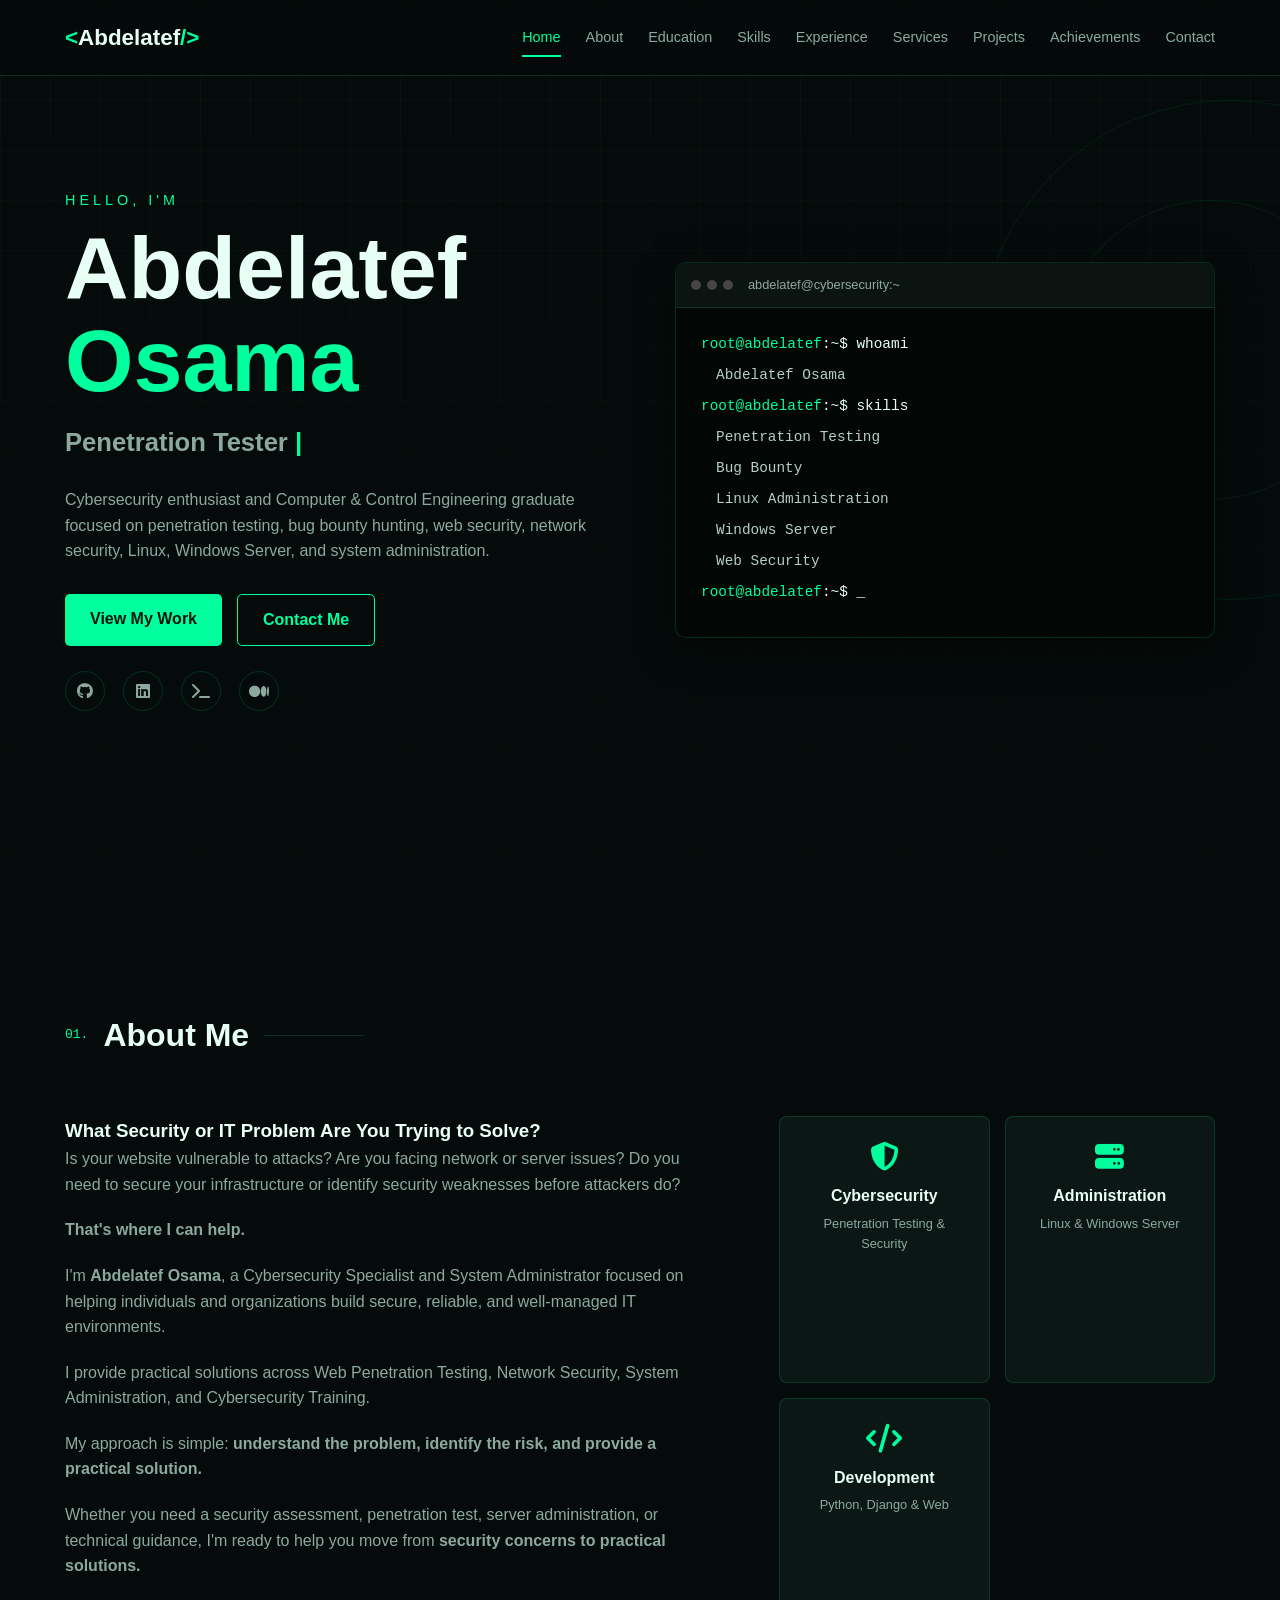
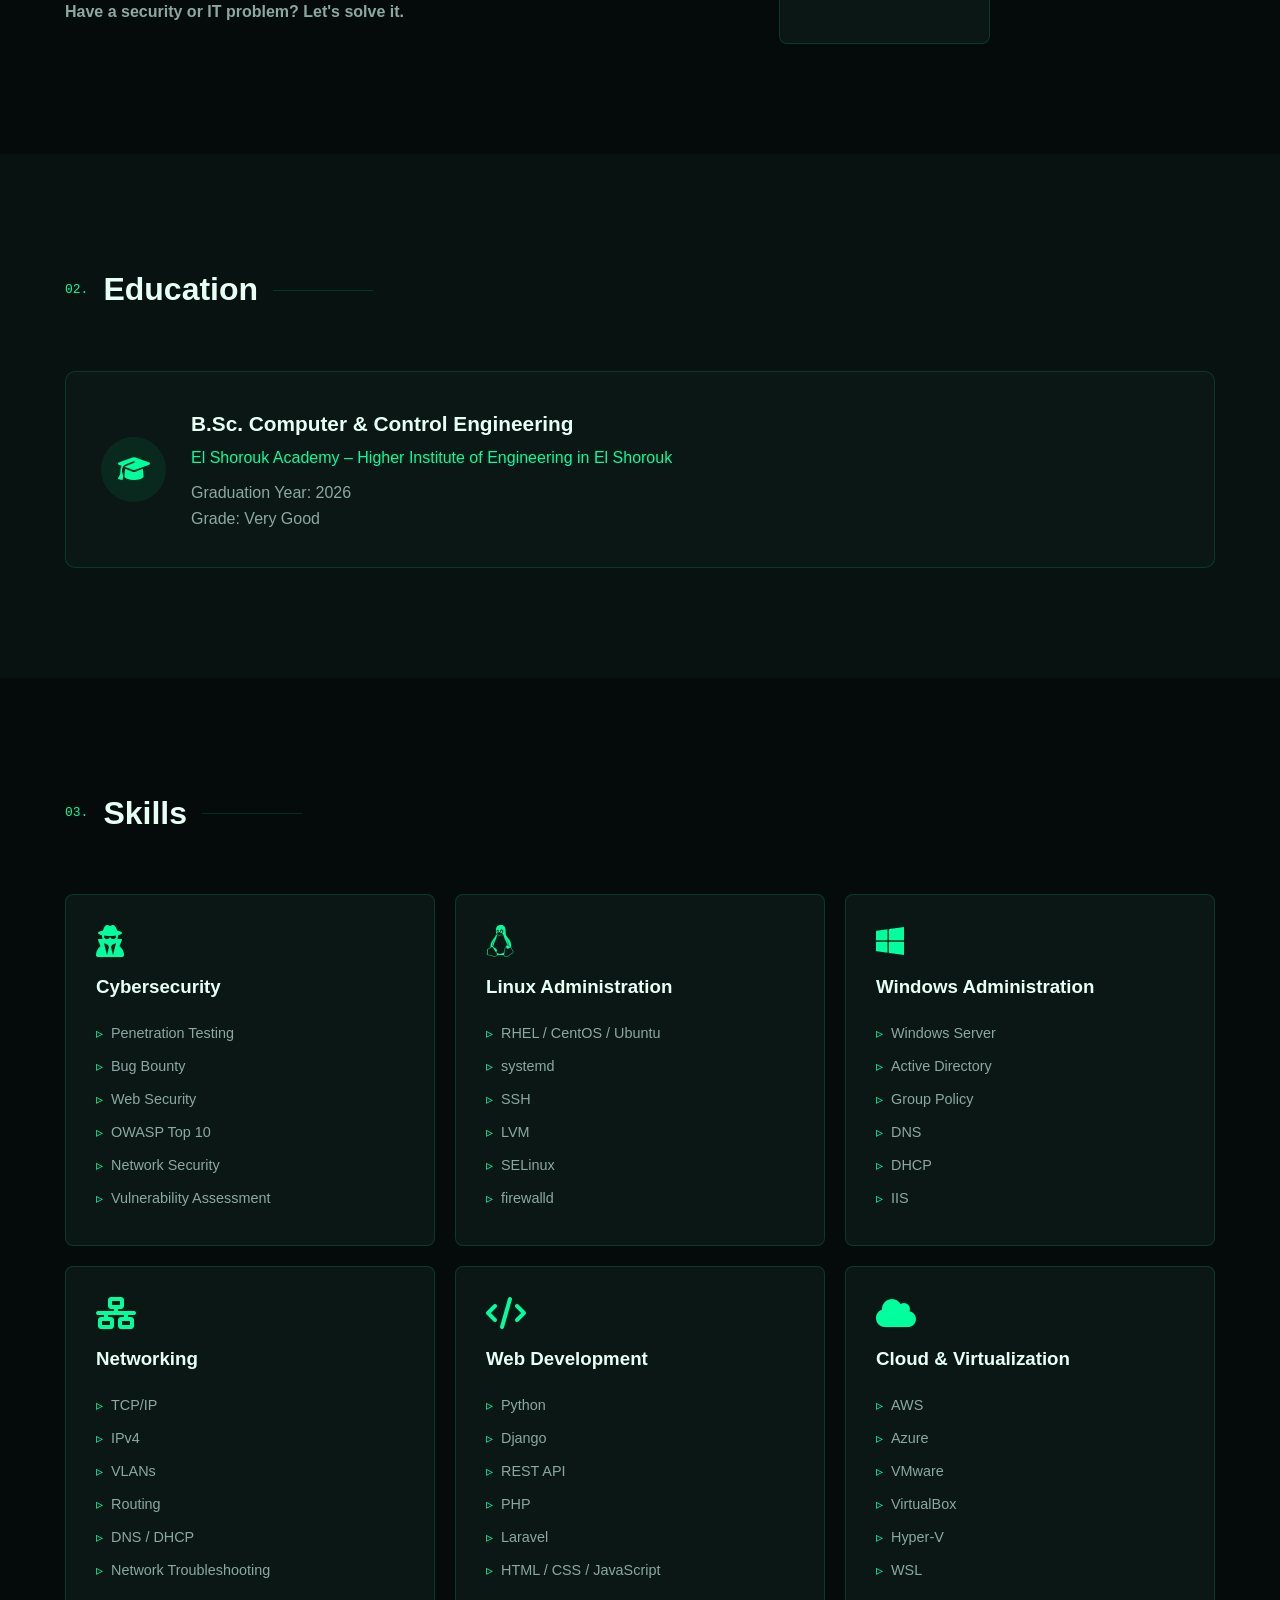
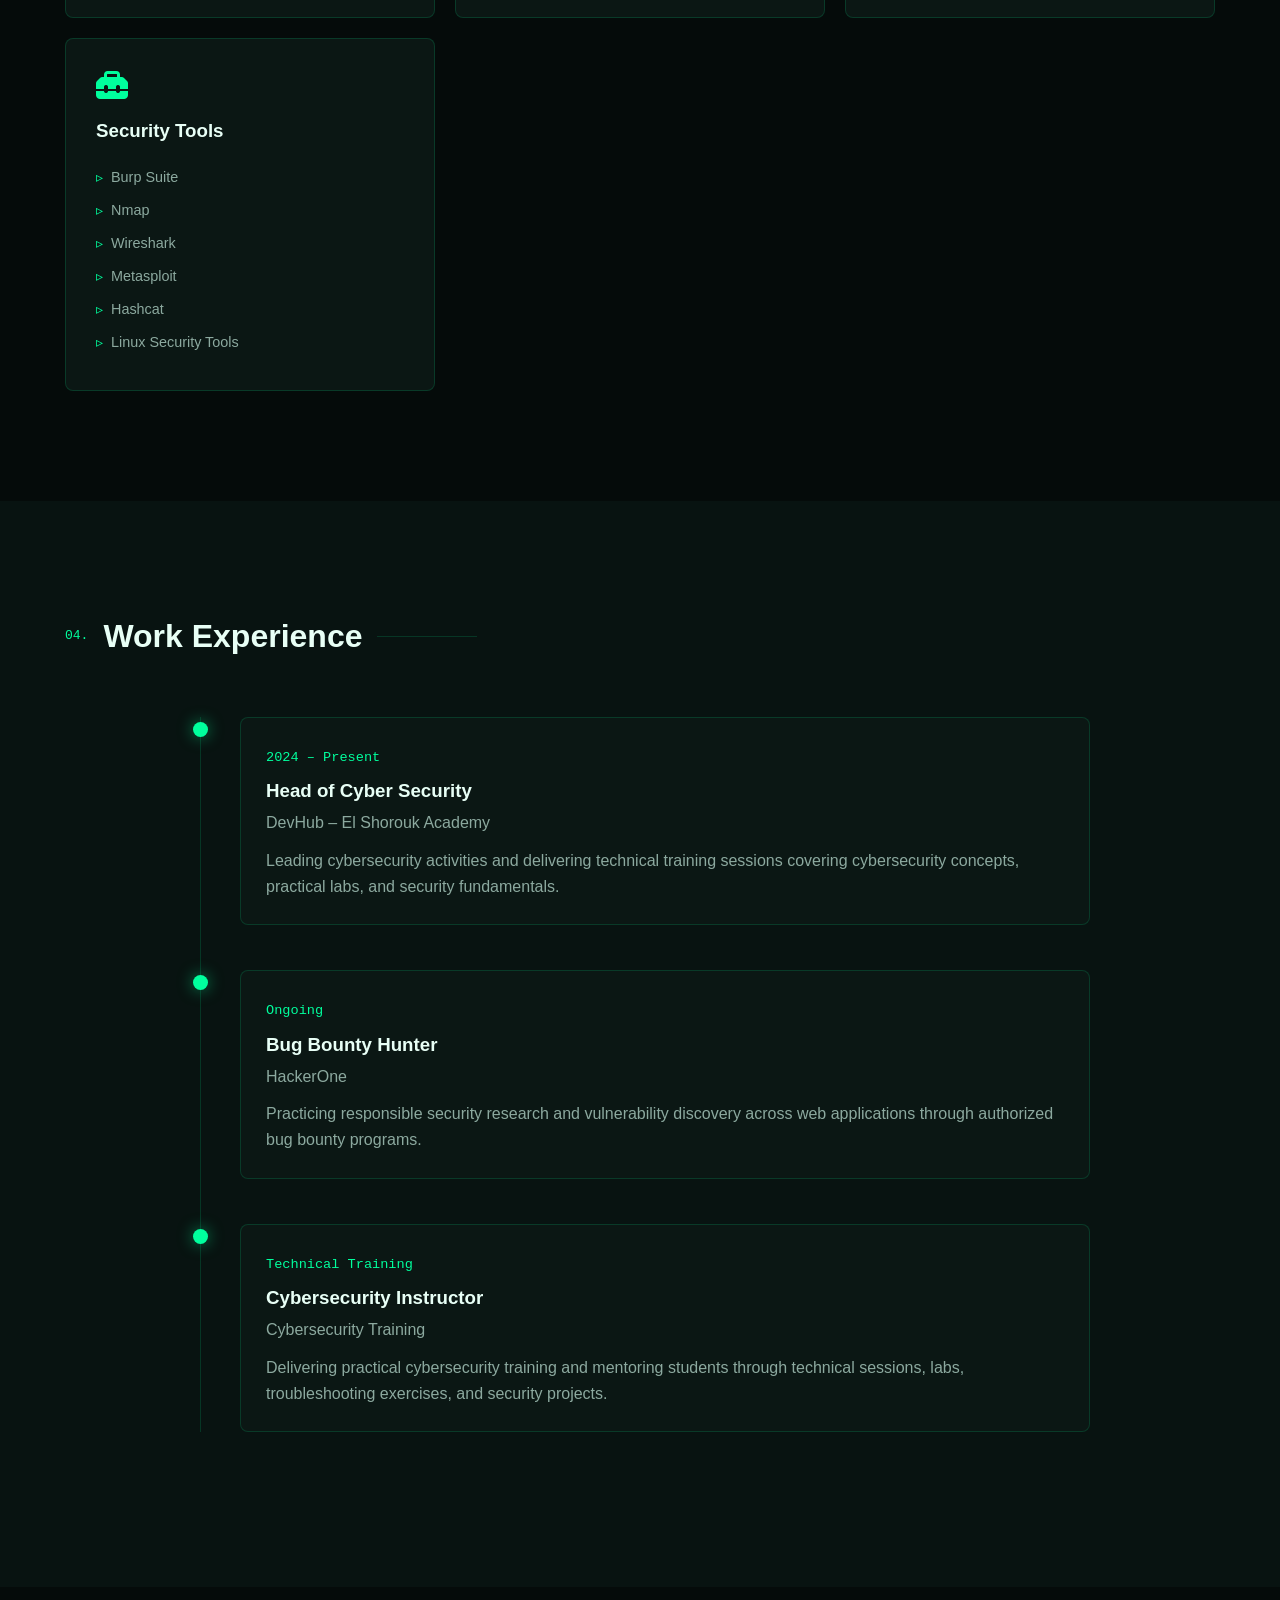
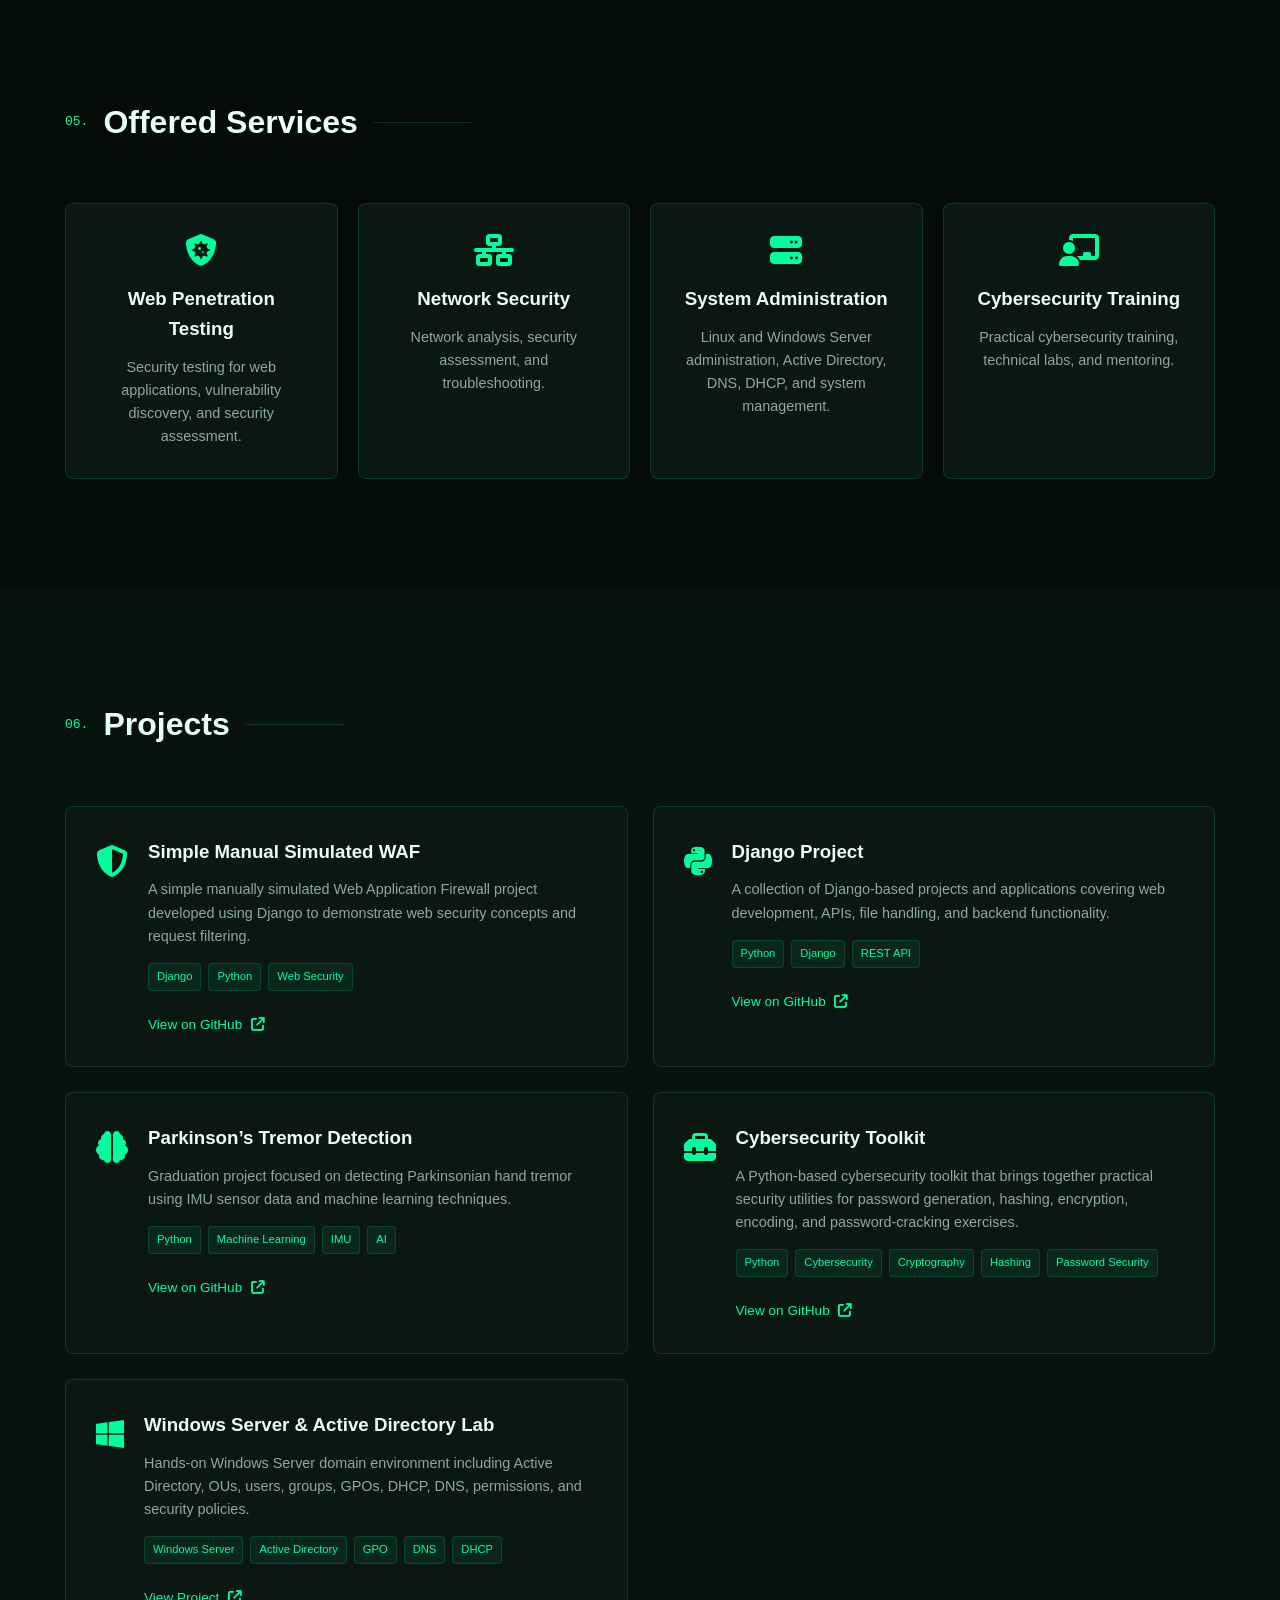
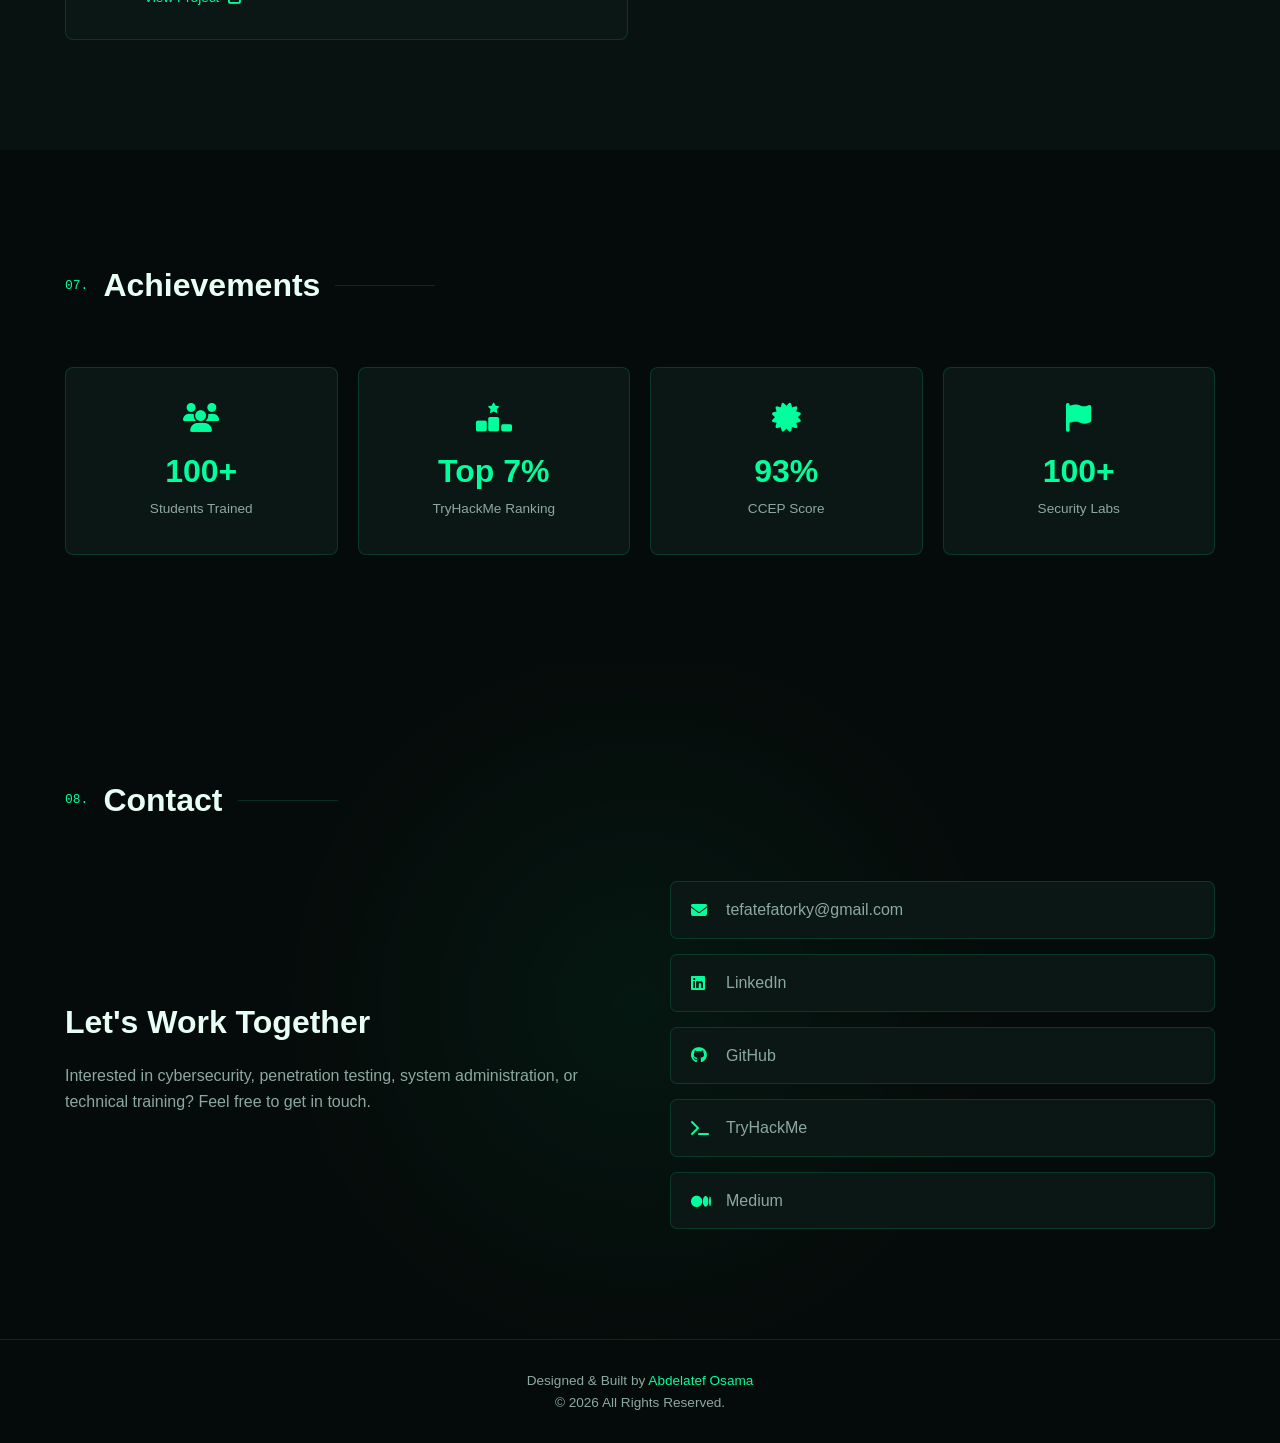
<file: index.html>
<!DOCTYPE html>
<html lang="en">
<head>
    <meta charset="UTF-8">
    <meta name="viewport" content="width=device-width, initial-scale=1.0">

    <title>Abdelatef Osama | Cybersecurity & System Administration</title>

    <link rel="stylesheet" href="profile.css">

    <!-- Font Awesome -->
    <link
        rel="stylesheet"
        href="https://cdnjs.cloudflare.com/ajax/libs/font-awesome/6.5.2/css/all.min.css"
    >
</head>

<body>

    <!-- ================= NAVBAR ================= -->

    <header class="navbar">
        <div class="container nav-container">

            <a href="#home" class="logo">
                <span>&lt;</span>Abdelatef<span>/&gt;</span>
            </a>

            <nav class="nav-menu" id="navMenu">
                <a href="#home" class="nav-link active">Home</a>
                <a href="#about" class="nav-link">About</a>
                <a href="#education" class="nav-link">Education</a>
                <a href="#skills" class="nav-link">Skills</a>
                <a href="#experience" class="nav-link">Experience</a>
                <a href="#services" class="nav-link">Services</a>
                <a href="#projects" class="nav-link">Projects</a>
                <a href="#achievements" class="nav-link">Achievements</a>
                <a href="#contact" class="nav-link">Contact</a>
            </nav>

            <button class="menu-toggle" id="menuToggle">
                <i class="fas fa-bars"></i>
            </button>

        </div>
    </header>


    <!-- ================= HERO ================= -->

    <section id="home" class="hero">

        <div class="hero-grid"></div>

        <div class="hero-circle circle-1"></div>
        <div class="hero-circle circle-2"></div>

        <div class="container hero-container">

            <div class="hero-content">

                <p class="hero-small">
                    HELLO, I'M
                </p>

                <h1>
                    Abdelatef <span>Osama</span>
                </h1>

                <h2>
                    <span id="typing"></span>
                    <span class="cursor">|</span>
                </h2>

                <p class="hero-description">
                    Cybersecurity enthusiast and Computer & Control Engineering
                    graduate focused on penetration testing, bug bounty hunting,
                    web security, network security, Linux, Windows Server,
                    and system administration.
                </p>

                <div class="hero-buttons">
                    <a href="#projects" class="btn primary-btn">
                        View My Work
                    </a>

                    <a href="#contact" class="btn secondary-btn">
                        Contact Me
                    </a>
                </div>

                <div class="social-links">

                    <a
                        href="https://github.com/AbdelatefOsama"
                        target="_blank"
                        aria-label="GitHub"
                    >
                        <i class="fab fa-github"></i>
                    </a>

                    <a
                        href="https://linkedin.com/in/abdelatef-osama"
                        target="_blank"
                        aria-label="LinkedIn"
                    >
                        <i class="fab fa-linkedin"></i>
                    </a>

                    <a
                        href="https://tryhackme.com/p/AbdelatefOsama"
                        target="_blank"
                        aria-label="TryHackMe"
                    >
                        <i class="fas fa-terminal"></i>
                    </a>

                    <a
                        href="https://medium.com/@tefatefatorky"
                        target="_blank"
                        aria-label="Medium"
                    >
                        <i class="fab fa-medium"></i>
                    </a>

                </div>

            </div>


            <!-- Terminal -->

            <div class="terminal-card">

                <div class="terminal-header">

                    <div class="terminal-buttons">
                        <span></span>
                        <span></span>
                        <span></span>
                    </div>

                    <p>abdelatef@cybersecurity:~</p>

                </div>

                <div class="terminal-body">

                    <p>
                        <span class="terminal-green">root@abdelatef</span>:~$
                        whoami
                    </p>

                    <p class="terminal-output">
                        Abdelatef Osama
                    </p>

                    <p>
                        <span class="terminal-green">root@abdelatef</span>:~$
                        skills
                    </p>

                    <p class="terminal-output">
                        Penetration Testing
                    </p>

                    <p class="terminal-output">
                        Bug Bounty
                    </p>

                    <p class="terminal-output">
                        Linux Administration
                    </p>

                    <p class="terminal-output">
                        Windows Server
                    </p>

                    <p class="terminal-output">
                        Web Security
                    </p>

                    <p>
                        <span class="terminal-green">root@abdelatef</span>:~$
                        _
                    </p>

                </div>

            </div>

        </div>

    </section>


    <!-- ================= ABOUT ================= -->

    <section id="about" class="section">

        <div class="container">

            <div class="section-title">
                <span>01.</span>
                <h2>About Me</h2>
            </div>

            <div class="about-content">

                <div class="about-text">

                    <h3>What Security or IT Problem Are You Trying to Solve?</h3>

                    <p>
                        Is your website vulnerable to attacks? Are you facing
                        network or server issues? Do you need to secure your
                        infrastructure or identify security weaknesses before
                        attackers do?
                    </p>

                    <p>
                        <strong>That's where I can help.</strong>
                    </p>

                    <p>
                        I'm <strong>Abdelatef Osama</strong>, a Cybersecurity
                        Specialist and System Administrator focused on helping
                        individuals and organizations build secure, reliable,
                        and well-managed IT environments.
                    </p>

                    <p>
                        I provide practical solutions across Web Penetration
                        Testing, Network Security, System Administration, and
                        Cybersecurity Training.
                    </p>

                    <p>
                        My approach is simple:
                        <strong>understand the problem, identify the risk,
                        and provide a practical solution.</strong>
                    </p>

                    <p>
                        Whether you need a security assessment, penetration test,
                        server administration, or technical guidance, I'm ready
                        to help you move from <strong>security concerns to
                        practical solutions.</strong>
                    </p>

                    <p>
                        <strong>Have a security or IT problem? Let's solve it.</strong>
                    </p>

                </div>

                <div class="about-box">

                    <div class="about-item">
                        <i class="fas fa-shield-halved"></i>
                        <h3>Cybersecurity</h3>
                        <p>Penetration Testing & Security</p>
                    </div>

                    <div class="about-item">
                        <i class="fas fa-server"></i>
                        <h3>Administration</h3>
                        <p>Linux & Windows Server</p>
                    </div>

                    <div class="about-item">
                        <i class="fas fa-code"></i>
                        <h3>Development</h3>
                        <p>Python, Django & Web</p>
                    </div>

                </div>

            </div>

        </div>

    </section>


    <!-- ================= EDUCATION ================= -->

    <section id="education" class="section dark-section">

        <div class="container">

            <div class="section-title">
                <span>02.</span>
                <h2>Education</h2>
            </div>

            <div class="education-card">

                <div class="education-icon">
                    <i class="fas fa-graduation-cap"></i>
                </div>

                <div>

                    <h3>
                        B.Sc. Computer & Control Engineering
                    </h3>

                    <h4>
                        El Shorouk Academy – Higher Institute of Engineering
                        in El Shorouk
                    </h4>

                    <p>
                        Graduation Year: 2026
                    </p>

                    <p>
                        Grade: Very Good
                    </p>

                </div>

            </div>

        </div>

    </section>


    <!-- ================= SKILLS ================= -->

    <section id="skills" class="section">

        <div class="container">

            <div class="section-title">
                <span>03.</span>
                <h2>Skills</h2>
            </div>

            <div class="skills-grid">

                <!-- Cybersecurity -->

                <div class="skill-card">

                    <i class="fas fa-user-secret"></i>

                    <h3>Cybersecurity</h3>

                    <ul>
                        <li>Penetration Testing</li>
                        <li>Bug Bounty</li>
                        <li>Web Security</li>
                        <li>OWASP Top 10</li>
                        <li>Network Security</li>
                        <li>Vulnerability Assessment</li>
                    </ul>

                </div>


                <!-- Linux -->

                <div class="skill-card">

                    <i class="fab fa-linux"></i>

                    <h3>Linux Administration</h3>

                    <ul>
                        <li>RHEL / CentOS / Ubuntu</li>
                        <li>systemd</li>
                        <li>SSH</li>
                        <li>LVM</li>
                        <li>SELinux</li>
                        <li>firewalld</li>
                    </ul>

                </div>


                <!-- Windows -->

                <div class="skill-card">

                    <i class="fab fa-windows"></i>

                    <h3>Windows Administration</h3>

                    <ul>
                        <li>Windows Server</li>
                        <li>Active Directory</li>
                        <li>Group Policy</li>
                        <li>DNS</li>
                        <li>DHCP</li>
                        <li>IIS</li>
                    </ul>

                </div>


                <!-- Networking -->

                <div class="skill-card">

                    <i class="fas fa-network-wired"></i>

                    <h3>Networking</h3>

                    <ul>
                        <li>TCP/IP</li>
                        <li>IPv4</li>
                        <li>VLANs</li>
                        <li>Routing</li>
                        <li>DNS / DHCP</li>
                        <li>Network Troubleshooting</li>
                    </ul>

                </div>


                <!-- Web Development -->

                <div class="skill-card">

                    <i class="fas fa-code"></i>

                    <h3>Web Development</h3>

                    <ul>
                        <li>Python</li>
                        <li>Django</li>
                        <li>REST API</li>
                        <li>PHP</li>
                        <li>Laravel</li>
                        <li>HTML / CSS / JavaScript</li>
                    </ul>

                </div>


                <!-- Cloud -->

                <div class="skill-card">

                    <i class="fas fa-cloud"></i>

                    <h3>Cloud & Virtualization</h3>

                    <ul>
                        <li>AWS</li>
                        <li>Azure</li>
                        <li>VMware</li>
                        <li>VirtualBox</li>
                        <li>Hyper-V</li>
                        <li>WSL</li>
                    </ul>

                </div>


                <!-- Security Tools -->

                <div class="skill-card">

                    <i class="fas fa-toolbox"></i>

                    <h3>Security Tools</h3>

                    <ul>
                        <li>Burp Suite</li>
                        <li>Nmap</li>
                        <li>Wireshark</li>
                        <li>Metasploit</li>
                        <li>Hashcat</li>
                        <li>Linux Security Tools</li>
                    </ul>

                </div>

            </div>

        </div>

    </section>


    <!-- ================= EXPERIENCE ================= -->

    <section id="experience" class="section dark-section">

        <div class="container">

            <div class="section-title">
                <span>04.</span>
                <h2>Work Experience</h2>
            </div>

            <div class="timeline">


                <div class="timeline-item">

                    <div class="timeline-dot"></div>

                    <div class="timeline-content">

                        <span class="timeline-date">
                            2024 – Present
                        </span>

                        <h3>
                            Head of Cyber Security
                        </h3>

                        <h4>
                            DevHub – El Shorouk Academy
                        </h4>

                        <p>
                            Leading cybersecurity activities and delivering
                            technical training sessions covering cybersecurity
                            concepts, practical labs, and security fundamentals.
                        </p>

                    </div>

                </div>


                <div class="timeline-item">

                    <div class="timeline-dot"></div>

                    <div class="timeline-content">

                        <span class="timeline-date">
                            Ongoing
                        </span>

                        <h3>
                            Bug Bounty Hunter
                        </h3>

                        <h4>
                            HackerOne
                        </h4>

                        <p>
                            Practicing responsible security research and
                            vulnerability discovery across web applications
                            through authorized bug bounty programs.
                        </p>

                    </div>

                </div>


                <div class="timeline-item">

                    <div class="timeline-dot"></div>

                    <div class="timeline-content">

                        <span class="timeline-date">
                            Technical Training
                        </span>

                        <h3>
                            Cybersecurity Instructor
                        </h3>

                        <h4>
                            Cybersecurity Training
                        </h4>

                        <p>
                            Delivering practical cybersecurity training and
                            mentoring students through technical sessions,
                            labs, troubleshooting exercises, and security
                            projects.
                        </p>

                    </div>

                </div>

            </div>

        </div>

    </section>


    <!-- ================= SERVICES ================= -->

    <section id="services" class="section">

        <div class="container">

            <div class="section-title">
                <span>05.</span>
                <h2>Offered Services</h2>
            </div>

            <div class="services-grid">

                <div class="service-card">

                    <i class="fas fa-shield-virus"></i>

                    <h3>
                        Web Penetration Testing
                    </h3>

                    <p>
                        Security testing for web applications,
                        vulnerability discovery, and security assessment.
                    </p>

                </div>


                <div class="service-card">

                    <i class="fas fa-network-wired"></i>

                    <h3>
                        Network Security
                    </h3>

                    <p>
                        Network analysis, security assessment,
                        and troubleshooting.
                    </p>

                </div>


                <div class="service-card">

                    <i class="fas fa-server"></i>

                    <h3>
                        System Administration
                    </h3>

                    <p>
                        Linux and Windows Server administration,
                        Active Directory, DNS, DHCP, and system management.
                    </p>

                </div>


                <div class="service-card">

                    <i class="fas fa-chalkboard-user"></i>

                    <h3>
                        Cybersecurity Training
                    </h3>

                    <p>
                        Practical cybersecurity training,
                        technical labs, and mentoring.
                    </p>

                </div>

            </div>

        </div>

    </section>


    <!-- ================= PROJECTS ================= -->

    <section id="projects" class="section dark-section">

        <div class="container">

            <div class="section-title">
                <span>06.</span>
                <h2>Projects</h2>
            </div>

            <div class="projects-grid">


                <!-- WAF -->

                <div class="project-card">

                    <div class="project-icon">
                        <i class="fas fa-shield-halved"></i>
                    </div>

                    <div class="project-content">

                        <h3>
                            Simple Manual Simulated WAF
                        </h3>

                        <p>
                            A simple manually simulated Web Application
                            Firewall project developed using Django to
                            demonstrate web security concepts and request
                            filtering.
                        </p>

                        <div class="project-tags">
                            <span>Django</span>
                            <span>Python</span>
                            <span>Web Security</span>
                        </div>

                        <a
                            href="https://github.com/AbdelatefOsama/Django-Project"
                            target="_blank"
                            class="project-link"
                        >
                            View on GitHub
                            <i class="fas fa-arrow-up-right-from-square"></i>
                        </a>

                    </div>

                </div>


                <!-- Django -->

                <div class="project-card">

                    <div class="project-icon">
                        <i class="fab fa-python"></i>
                    </div>

                    <div class="project-content">

                        <h3>
                            Django Project
                        </h3>

                        <p>
                            A collection of Django-based projects and
                            applications covering web development,
                            APIs, file handling, and backend functionality.
                        </p>

                        <div class="project-tags">
                            <span>Python</span>
                            <span>Django</span>
                            <span>REST API</span>
                        </div>

                        <a
                            href="https://github.com/AbdelatefOsama/Django-Project"
                            target="_blank"
                            class="project-link"
                        >
                            View on GitHub
                            <i class="fas fa-arrow-up-right-from-square"></i>
                        </a>

                    </div>

                </div>


                <!-- Graduation Project -->

                <div class="project-card">

                    <div class="project-icon">
                        <i class="fas fa-brain"></i>
                    </div>

                    <div class="project-content">

                        <h3>
                            Parkinson’s Tremor Detection
                        </h3>

                        <p>
                            Graduation project focused on detecting
                            Parkinsonian hand tremor using IMU sensor data
                            and machine learning techniques.
                        </p>

                        <div class="project-tags">
                            <span>Python</span>
                            <span>Machine Learning</span>
                            <span>IMU</span>
                            <span>AI</span>
                        </div>

                        <a
                            href="https://github.com/AbdelatefOsama/AI_Graduation_Project"
                            target="_blank"
                            class="project-link"
                        >
                            View on GitHub
                            <i class="fas fa-arrow-up-right-from-square"></i>
                        </a>

                    </div>

                </div>


                <!-- Cybersecurity Toolkit -->

                <div class="project-card">

                    <div class="project-icon">
                        <i class="fas fa-toolbox"></i>
                    </div>

                    <div class="project-content">

                        <h3>
                            Cybersecurity Toolkit
                        </h3>

                        <p>
                            A Python-based cybersecurity toolkit that brings
                            together practical security utilities for password
                            generation, hashing, encryption, encoding, and
                            password-cracking exercises.
                        </p>

                        <div class="project-tags">
                            <span>Python</span>
                            <span>Cybersecurity</span>
                            <span>Cryptography</span>
                            <span>Hashing</span>
                            <span>Password Security</span>
                        </div>

                        <a
                            href="https://github.com/AbdelatefOsama/Cybersecurity_Toolkit"
                            target="_blank"
                            class="project-link"
                        >
                            View on GitHub
                            <i class="fas fa-arrow-up-right-from-square"></i>
                        </a>

                    </div>

                </div>


                <!-- Windows Server -->

                <div class="project-card">

                    <div class="project-icon">
                        <i class="fab fa-windows"></i>
                    </div>

                    <div class="project-content">

                        <h3>
                            Windows Server & Active Directory Lab
                        </h3>

                        <p>
                            Hands-on Windows Server domain environment
                            including Active Directory, OUs, users,
                            groups, GPOs, DHCP, DNS, permissions,
                            and security policies.
                        </p>

                        <div class="project-tags">
                            <span>Windows Server</span>
                            <span>Active Directory</span>
                            <span>GPO</span>
                            <span>DNS</span>
                            <span>DHCP</span>
                        </div>

                        <a
                            href="https://lnkd.in/p/eZQQ9Gzj"
                            target="_blank"
                            class="project-link"
                        >
                            View Project
                            <i class="fas fa-arrow-up-right-from-square"></i>
                        </a>

                    </div>

                </div>

            </div>

        </div>

    </section>


    <!-- ================= ACHIEVEMENTS ================= -->

    <section id="achievements" class="section">

        <div class="container">

            <div class="section-title">
                <span>07.</span>
                <h2>Achievements</h2>
            </div>

            <div class="achievements-grid">


                <div class="achievement-card">

                    <i class="fas fa-users"></i>

                    <h3>
                        100+
                    </h3>

                    <p>
                        Students Trained
                    </p>

                </div>


                <div class="achievement-card">

                    <i class="fas fa-ranking-star"></i>

                    <h3>
                        Top 7%
                    </h3>

                    <p>
                        TryHackMe Ranking
                    </p>

                </div>


                <div class="achievement-card">

                    <i class="fas fa-certificate"></i>

                    <h3>
                        93%
                    </h3>

                    <p>
                        CCEP Score
                    </p>

                </div>


                <div class="achievement-card">

                    <i class="fas fa-flag"></i>

                    <h3>
                        100+
                    </h3>

                    <p>
                        Security Labs
                    </p>

                </div>

            </div>

        </div>

    </section>


    <!-- ================= CONTACT ================= -->

    <section id="contact" class="section contact-section">

        <div class="container">

            <div class="section-title">
                <span>08.</span>
                <h2>Contact</h2>
            </div>

            <div class="contact-content">

                <div class="contact-text">

                    <h3>
                        Let's Work Together
                    </h3>

                    <p>
                        Interested in cybersecurity, penetration testing,
                        system administration, or technical training?
                        Feel free to get in touch.
                    </p>

                </div>


                <div class="contact-links">

                    <a href="mailto:tefatefatorky@gmail.com">

                        <i class="fas fa-envelope"></i>

                        <span>
                            tefatefatorky@gmail.com
                        </span>

                    </a>


                    <a
                        href="https://linkedin.com/in/abdelatef-osama"
                        target="_blank"
                    >

                        <i class="fab fa-linkedin"></i>

                        <span>
                            LinkedIn
                        </span>

                    </a>


                    <a
                        href="https://github.com/AbdelatefOsama"
                        target="_blank"
                    >

                        <i class="fab fa-github"></i>

                        <span>
                            GitHub
                        </span>

                    </a>


                    <a
                        href="https://tryhackme.com/p/AbdelatefOsama"
                        target="_blank"
                    >

                        <i class="fas fa-terminal"></i>

                        <span>
                            TryHackMe
                        </span>

                    </a>


                    <a
                        href="https://medium.com/@tefatefatorky"
                        target="_blank"
                    >

                        <i class="fab fa-medium"></i>

                        <span>
                            Medium
                        </span>

                    </a>

                </div>

            </div>

        </div>

    </section>


    <!-- ================= FOOTER ================= -->

    <footer>

        <div class="container">

            <p>
                Designed & Built by
                <span>Abdelatef Osama</span>
            </p>

            <p>
                © 2026 All Rights Reserved.
            </p>

        </div>

    </footer>


    <script src="profile.js"></script>

</body>
</html>
</file>
<file: profile.css>
/* ================= ROOT ================= */

:root {
    --bg: #050b0a;
    --bg-light: #081311;
    --card: #0b1714;
    --green: #00ff9d;
    --green-dark: #00b878;
    --text: #e8fff6;
    --text-muted: #8ca99f;
    --border: rgba(0, 255, 157, 0.15);
    --shadow: 0 10px 40px rgba(0, 0, 0, 0.35);
}

* {
    margin: 0;
    padding: 0;
    box-sizing: border-box;
}

html {
    scroll-behavior: smooth;
}

body {
    background: var(--bg);
    color: var(--text);
    font-family: Arial, Helvetica, sans-serif;
    line-height: 1.6;
}

a {
    text-decoration: none;
    color: inherit;
}

ul {
    list-style: none;
}

.container {
    width: min(1150px, 90%);
    margin: auto;
}


/* ================= NAVBAR ================= */

.navbar {
    position: fixed;
    top: 0;
    left: 0;
    width: 100%;
    z-index: 1000;

    background: rgba(5, 11, 10, 0.85);
    backdrop-filter: blur(15px);

    border-bottom: 1px solid var(--border);
}

.nav-container {
    height: 75px;

    display: flex;
    align-items: center;
    justify-content: space-between;
}

.logo {
    font-size: 1.4rem;
    font-weight: 700;
    color: var(--text);
}

.logo span {
    color: var(--green);
}

.nav-menu {
    display: flex;
    gap: 25px;
}

.nav-link {
    position: relative;

    color: var(--text-muted);
    font-size: 0.9rem;

    transition: 0.3s;
}

.nav-link:hover,
.nav-link.active {
    color: var(--green);
}

.nav-link::after {
    content: "";

    position: absolute;
    bottom: -8px;
    left: 0;

    width: 0;
    height: 2px;

    background: var(--green);

    transition: 0.3s;
}

.nav-link:hover::after,
.nav-link.active::after {
    width: 100%;
}

.menu-toggle {
    display: none;

    border: none;
    background: transparent;
    color: var(--green);

    font-size: 1.5rem;
    cursor: pointer;
}


/* ================= HERO ================= */

.hero {
    position: relative;
    min-height: 100vh;

    display: flex;
    align-items: center;

    overflow: hidden;
}

.hero-grid {
    position: absolute;
    inset: 0;

    background-image:
        linear-gradient(rgba(0, 255, 157, 0.04) 1px, transparent 1px),
        linear-gradient(90deg, rgba(0, 255, 157, 0.04) 1px, transparent 1px);

    background-size: 50px 50px;

    mask-image: linear-gradient(
        to bottom,
        black,
        transparent
    );
}

.hero-container {
    position: relative;
    z-index: 2;

    display: grid;
    grid-template-columns: 1fr 1fr;
    gap: 70px;

    align-items: center;
}

.hero-small {
    color: var(--green);

    letter-spacing: 4px;
    font-size: 0.9rem;

    margin-bottom: 10px;
}

.hero h1 {
    font-size: clamp(3rem, 7vw, 5.5rem);
    line-height: 1.05;

    margin-bottom: 15px;
}

.hero h1 span {
    color: var(--green);
}

.hero h2 {
    min-height: 45px;

    color: var(--text-muted);

    font-size: 1.6rem;
    margin-bottom: 20px;
}

.cursor {
    color: var(--green);
    animation: blink 0.7s infinite;
}

@keyframes blink {
    50% {
        opacity: 0;
    }
}

.hero-description {
    max-width: 650px;

    color: var(--text-muted);

    font-size: 1rem;

    margin-bottom: 30px;
}

.hero-buttons {
    display: flex;
    gap: 15px;

    margin-bottom: 25px;
}

.btn {
    display: inline-block;

    padding: 12px 25px;

    border-radius: 5px;

    font-weight: 700;

    transition: 0.3s;
}

.primary-btn {
    background: var(--green);
    color: #00140c;
}

.primary-btn:hover {
    transform: translateY(-3px);
    box-shadow: 0 10px 30px rgba(0, 255, 157, 0.2);
}

.secondary-btn {
    border: 1px solid var(--green);
    color: var(--green);
}

.secondary-btn:hover {
    background: var(--green);
    color: #00140c;
}

.social-links {
    display: flex;
    gap: 18px;
}

.social-links a {
    width: 40px;
    height: 40px;

    display: flex;
    align-items: center;
    justify-content: center;

    border: 1px solid var(--border);
    border-radius: 50%;

    color: var(--text-muted);

    transition: 0.3s;
}

.social-links a:hover {
    color: var(--green);
    border-color: var(--green);

    transform: translateY(-3px);
}


/* ================= TERMINAL ================= */

.terminal-card {
    background: #020605;

    border: 1px solid var(--border);
    border-radius: 10px;

    box-shadow: var(--shadow);

    overflow: hidden;

    animation: float 4s ease-in-out infinite;
}

@keyframes float {
    0%,
    100% {
        transform: translateY(0);
    }

    50% {
        transform: translateY(-12px);
    }
}

.terminal-header {
    height: 45px;

    display: flex;
    align-items: center;

    padding: 0 15px;

    background: #0c1412;

    border-bottom: 1px solid var(--border);
}

.terminal-buttons {
    display: flex;
    gap: 6px;

    margin-right: 15px;
}

.terminal-buttons span {
    width: 10px;
    height: 10px;

    border-radius: 50%;

    background: #444;
}

.terminal-header p {
    color: var(--text-muted);
    font-size: 0.8rem;
}

.terminal-body {
    padding: 25px;

    font-family: monospace;
    font-size: 0.9rem;
}

.terminal-body p {
    margin-bottom: 8px;
}

.terminal-green {
    color: var(--green);
}

.terminal-output {
    color: #b5cfc5;

    padding-left: 15px;
}


/* ================= CIRCLES ================= */

.hero-circle {
    position: absolute;

    border: 1px solid rgba(0, 255, 157, 0.08);

    border-radius: 50%;
}

.circle-1 {
    width: 500px;
    height: 500px;

    right: -200px;
    top: 100px;
}

.circle-2 {
    width: 300px;
    height: 300px;

    right: -80px;
    top: 200px;
}


/* ================= SECTIONS ================= */

.section {
    padding: 110px 0;
}

.dark-section {
    background: var(--bg-light);
}

.section-title {
    display: flex;
    align-items: center;
    gap: 15px;

    margin-bottom: 55px;
}

.section-title span {
    color: var(--green);
    font-family: monospace;
}

.section-title h2 {
    font-size: 2rem;
}

.section-title::after {
    content: "";

    height: 1px;
    width: 100px;

    background: var(--border);
}


/* ================= ABOUT ================= */

.about-content {
    display: grid;
    grid-template-columns: 1.5fr 1fr;
    gap: 60px;
}

.about-text p {
    color: var(--text-muted);
    margin-bottom: 20px;
}

.about-box {
    display: grid;
    grid-template-columns: 1fr 1fr;

    gap: 15px;
}

.about-item {
    padding: 25px;

    border: 1px solid var(--border);
    background: var(--card);

    border-radius: 8px;

    text-align: center;
}

.about-item i {
    color: var(--green);
    font-size: 1.8rem;

    margin-bottom: 12px;
}

.about-item h3 {
    font-size: 1rem;
    margin-bottom: 5px;
}

.about-item p {
    color: var(--text-muted);
    font-size: 0.8rem;
}


/* ================= EDUCATION ================= */

.education-card {
    display: flex;
    align-items: center;
    gap: 25px;

    padding: 35px;

    border: 1px solid var(--border);
    background: var(--card);

    border-radius: 10px;
}

.education-icon {
    width: 65px;
    height: 65px;

    display: flex;
    align-items: center;
    justify-content: center;

    flex-shrink: 0;

    border-radius: 50%;

    background: rgba(0, 255, 157, 0.08);
    color: var(--green);

    font-size: 1.6rem;
}

.education-card h3 {
    font-size: 1.3rem;
    margin-bottom: 5px;
}

.education-card h4 {
    color: var(--green);
    font-weight: 500;

    margin-bottom: 10px;
}

.education-card p {
    color: var(--text-muted);
}


/* ================= SKILLS ================= */

.skills-grid {
    display: grid;

    grid-template-columns: repeat(3, 1fr);

    gap: 20px;
}

.skill-card {
    padding: 30px;

    background: var(--card);

    border: 1px solid var(--border);

    border-radius: 8px;

    transition: 0.3s;
}

.skill-card:hover {
    transform: translateY(-5px);
    border-color: var(--green);
}

.skill-card > i {
    color: var(--green);
    font-size: 2rem;

    margin-bottom: 15px;
}

.skill-card h3 {
    margin-bottom: 15px;
}

.skill-card li {
    color: var(--text-muted);

    padding: 5px 0;

    font-size: 0.9rem;
}

.skill-card li::before {
    content: "▹";

    color: var(--green);

    margin-right: 8px;
}


/* ================= EXPERIENCE ================= */

.timeline {
    position: relative;

    max-width: 900px;

    margin: auto;
}

.timeline::before {
    content: "";

    position: absolute;

    left: 10px;
    top: 0;
    bottom: 0;

    width: 1px;

    background: var(--border);
}

.timeline-item {
    position: relative;

    padding-left: 50px;

    margin-bottom: 45px;
}

.timeline-dot {
    position: absolute;

    left: 3px;
    top: 5px;

    width: 15px;
    height: 15px;

    background: var(--green);

    border-radius: 50%;

    box-shadow: 0 0 15px rgba(0, 255, 157, 0.5);
}

.timeline-content {
    padding: 25px;

    background: var(--card);

    border: 1px solid var(--border);

    border-radius: 8px;
}

.timeline-date {
    color: var(--green);

    font-family: monospace;

    font-size: 0.85rem;
}

.timeline-content h3 {
    margin: 8px 0 4px;
}

.timeline-content h4 {
    color: var(--text-muted);

    font-weight: 500;

    margin-bottom: 12px;
}

.timeline-content p {
    color: var(--text-muted);
}


/* ================= SERVICES ================= */

.services-grid {
    display: grid;

    grid-template-columns: repeat(4, 1fr);

    gap: 20px;
}

.service-card {
    padding: 30px;

    text-align: center;

    background: var(--card);

    border: 1px solid var(--border);

    border-radius: 8px;

    transition: 0.3s;
}

.service-card:hover {
    transform: translateY(-5px);

    border-color: var(--green);
}

.service-card i {
    color: var(--green);

    font-size: 2rem;

    margin-bottom: 18px;
}

.service-card h3 {
    margin-bottom: 12px;
}

.service-card p {
    color: var(--text-muted);

    font-size: 0.9rem;
}


/* ================= PROJECTS ================= */

.projects-grid {
    display: grid;

    grid-template-columns: repeat(2, 1fr);

    gap: 25px;
}

.project-card {
    display: flex;
    gap: 20px;

    padding: 30px;

    background: var(--card);

    border: 1px solid var(--border);

    border-radius: 8px;

    transition: 0.3s;
}

.project-card:hover {
    transform: translateY(-5px);

    border-color: var(--green);
}

.project-icon {
    color: var(--green);

    font-size: 2rem;
}

.project-content h3 {
    margin-bottom: 12px;
}

.project-content p {
    color: var(--text-muted);

    margin-bottom: 15px;

    font-size: 0.9rem;
}

.project-tags {
    display: flex;
    flex-wrap: wrap;

    gap: 7px;

    margin-bottom: 20px;
}

.project-tags span {
    padding: 4px 8px;

    color: var(--green);

    background: rgba(0, 255, 157, 0.07);

    border: 1px solid var(--border);

    border-radius: 4px;

    font-size: 0.7rem;
}

.project-link {
    color: var(--green);

    font-size: 0.85rem;
}

.project-link i {
    margin-left: 5px;
}


/* ================= ACHIEVEMENTS ================= */

.achievements-grid {
    display: grid;

    grid-template-columns: repeat(4, 1fr);

    gap: 20px;
}

.achievement-card {
    padding: 35px 20px;

    text-align: center;

    background: var(--card);

    border: 1px solid var(--border);

    border-radius: 8px;
}

.achievement-card i {
    color: var(--green);

    font-size: 1.8rem;

    margin-bottom: 15px;
}

.achievement-card h3 {
    color: var(--green);

    font-size: 2rem;
}

.achievement-card p {
    color: var(--text-muted);

    font-size: 0.85rem;
}


/* ================= CONTACT ================= */

.contact-section {
    background:
        radial-gradient(
            circle at center,
            rgba(0, 255, 157, 0.05),
            transparent 50%
        );
}

.contact-content {
    display: grid;

    grid-template-columns: 1fr 1fr;

    gap: 60px;

    align-items: center;
}

.contact-text h3 {
    font-size: 2rem;

    margin-bottom: 15px;
}

.contact-text p {
    color: var(--text-muted);
}

.contact-links {
    display: flex;

    flex-direction: column;

    gap: 15px;
}

.contact-links a {
    display: flex;
    align-items: center;

    gap: 15px;

    padding: 15px 20px;

    background: var(--card);

    border: 1px solid var(--border);

    border-radius: 7px;

    color: var(--text-muted);

    transition: 0.3s;
}

.contact-links a:hover {
    color: var(--green);

    border-color: var(--green);

    transform: translateX(5px);
}

.contact-links i {
    color: var(--green);

    width: 20px;
}


/* ================= FOOTER ================= */

footer {
    padding: 30px 0;

    border-top: 1px solid var(--border);

    text-align: center;

    color: var(--text-muted);

    font-size: 0.85rem;
}

footer span {
    color: var(--green);
}


/* ================= RESPONSIVE ================= */

@media (max-width: 1200px) {

    .nav-menu {
        gap: 15px;
    }

    .skills-grid {
        grid-template-columns: repeat(2, 1fr);
    }

    .services-grid {
        grid-template-columns: repeat(2, 1fr);
    }

    .achievements-grid {
        grid-template-columns: repeat(2, 1fr);
    }
}


@media (max-width: 900px) {

    .menu-toggle {
        display: block;
    }

    .nav-menu {
        position: absolute;

        top: 75px;
        left: 0;

        width: 100%;

        display: none;

        flex-direction: column;

        padding: 25px;

        background: rgba(5, 11, 10, 0.98);

        border-bottom: 1px solid var(--border);
    }

    .nav-menu.active {
        display: flex;
    }

    .hero-container {
        grid-template-columns: 1fr;

        padding-top: 100px;
    }

    .hero-content {
        text-align: center;
    }

    .hero-description {
        margin-left: auto;
        margin-right: auto;
    }

    .hero-buttons,
    .social-links {
        justify-content: center;
    }

    .terminal-card {
        max-width: 700px;
        width: 100%;

        margin: auto;
    }

    .about-content {
        grid-template-columns: 1fr;
    }

    .contact-content {
        grid-template-columns: 1fr;
    }

    .projects-grid {
        grid-template-columns: 1fr;
    }
}


@media (max-width: 600px) {

    .section {
        padding: 80px 0;
    }

    .section-title {
        margin-bottom: 35px;
    }

    .section-title h2 {
        font-size: 1.6rem;
    }

    .skills-grid,
    .services-grid,
    .achievements-grid {
        grid-template-columns: 1fr;
    }

    .about-box {
        grid-template-columns: 1fr;
    }

    .education-card {
        align-items: flex-start;
        flex-direction: column;
    }

    .project-card {
        flex-direction: column;
    }

    .hero h1 {
        font-size: 3rem;
    }

    .hero h2 {
        font-size: 1.3rem;
    }

    .hero-buttons {
        flex-direction: column;
    }

    .btn {
        text-align: center;
    }

    .timeline-item {
        padding-left: 35px;
    }
}
</file>
